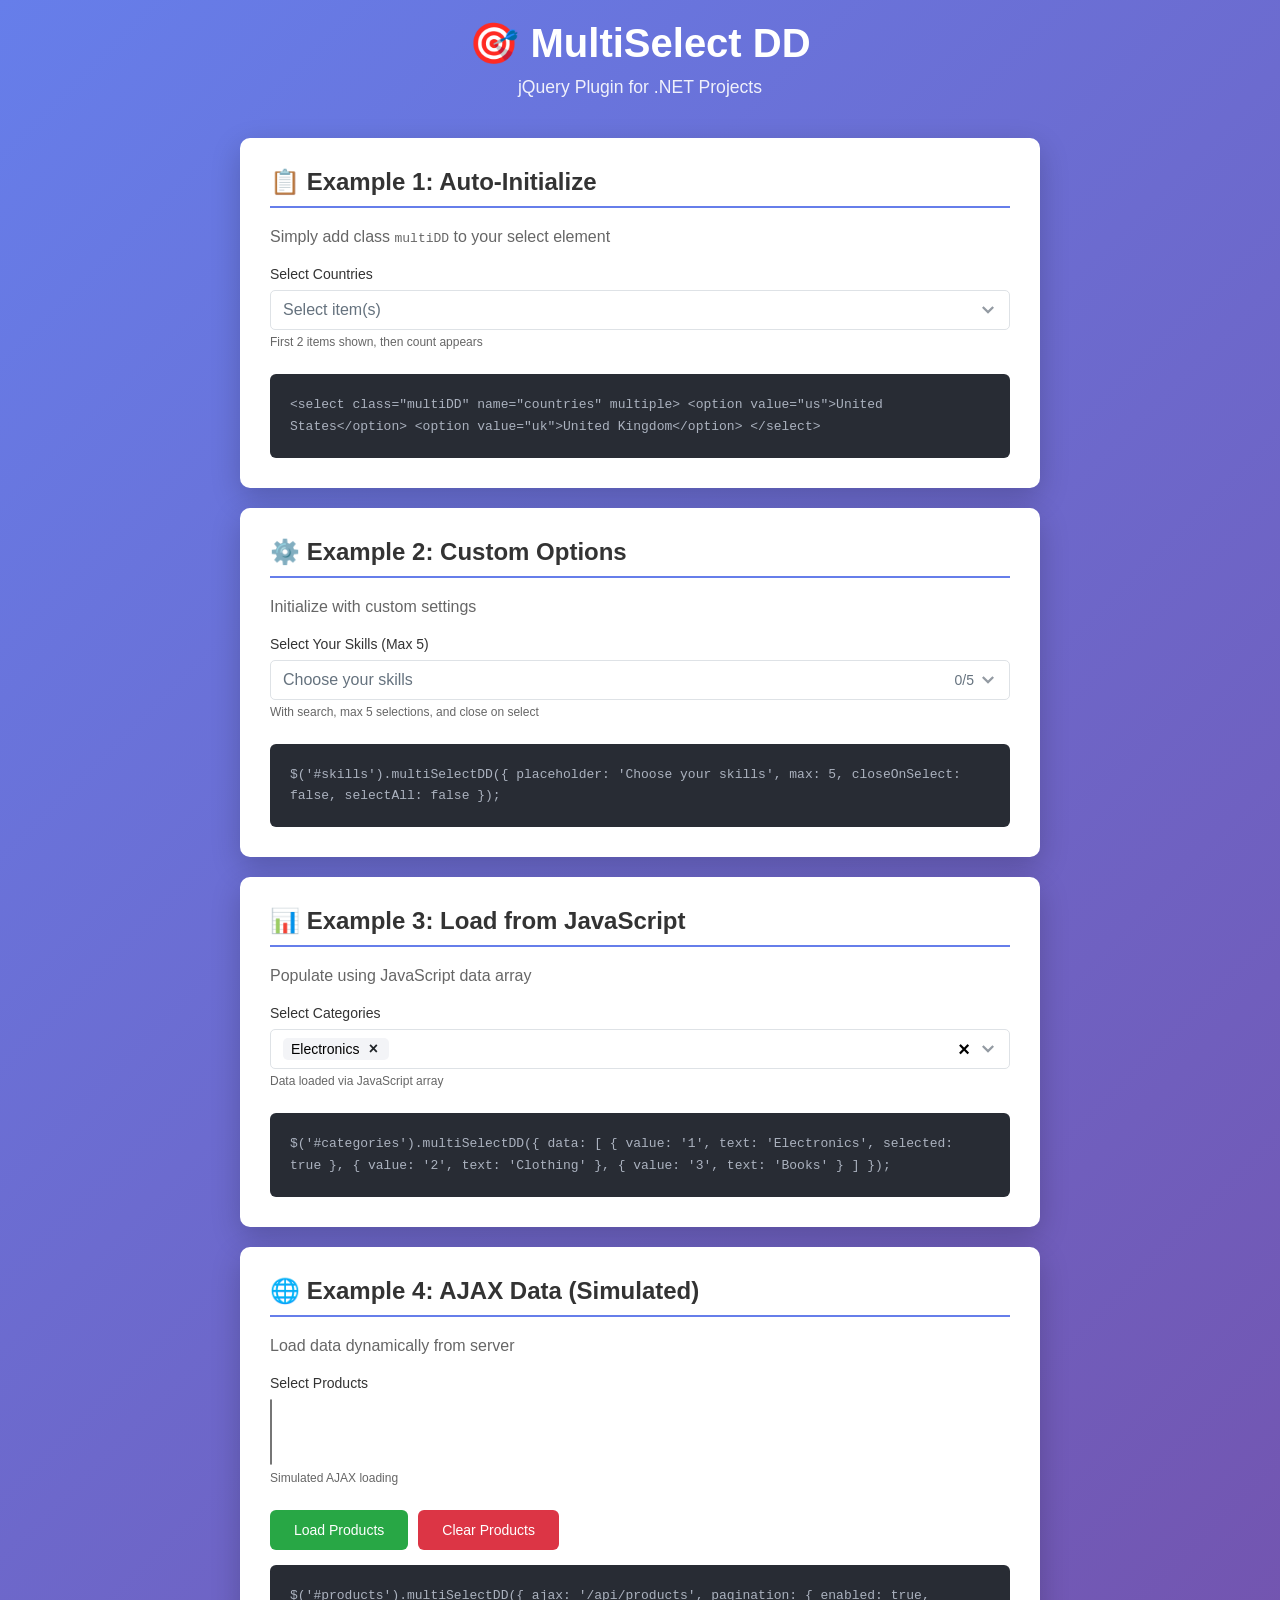
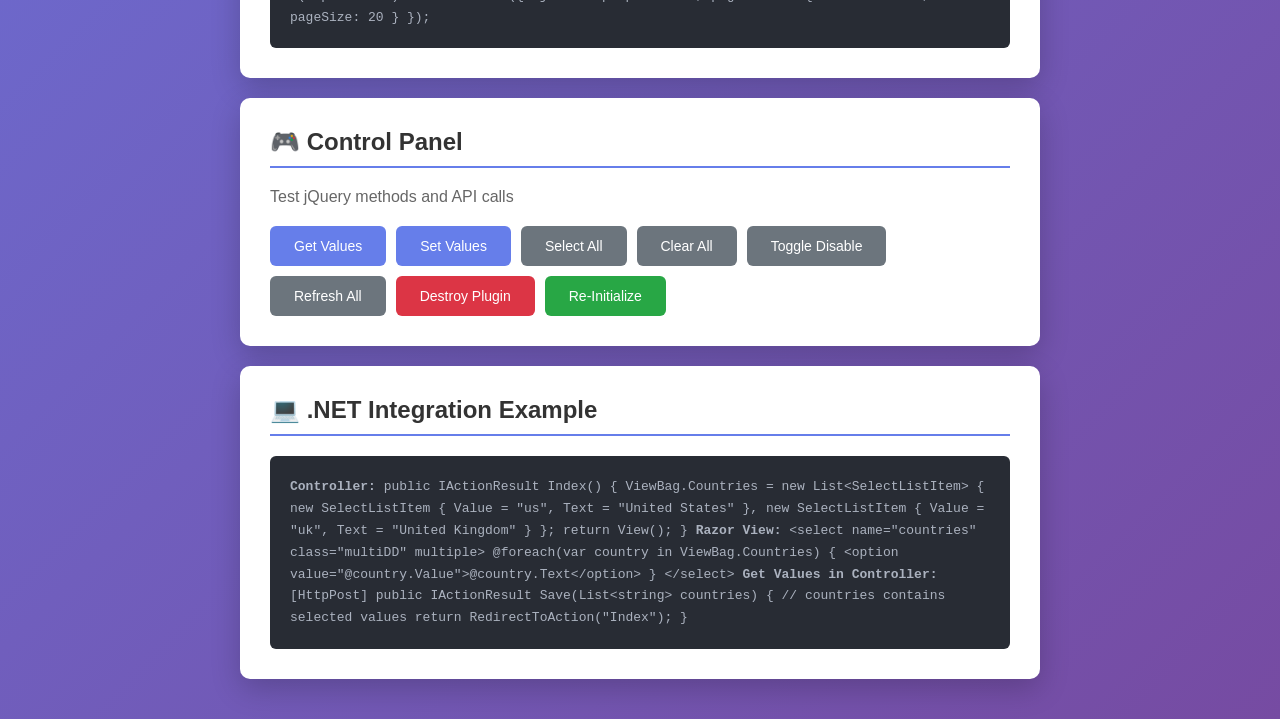
<file: Index.html>
<!DOCTYPE html>
<html lang="en">
<head>
    <meta charset="UTF-8">
    <meta name="viewport" content="width=device-width, initial-scale=1.0">
    <title>MultiSelect DD - Demo</title>
    
    <!-- jQuery -->
    <script src="https://code.jquery.com/jquery-3.6.0.min.js"></script>
    
    <!-- MultiSelect DD CSS -->
    <link rel="stylesheet" href="multidd_css_file.css">
    
    <style>
        * {
            box-sizing: border-box;
            margin: 0;
            padding: 0;
        }
        
        body {
            font-family: 'Segoe UI', Tahoma, Geneva, Verdana, sans-serif;
            background: linear-gradient(135deg, #667eea 0%, #764ba2 100%);
            min-height: 100vh;
            padding: 20px;
        }
        
        .container {
            max-width: 800px;
            margin: 0 auto;
        }
        
        .header {
            text-align: center;
            color: white;
            margin-bottom: 40px;
        }
        
        .header h1 {
            font-size: 2.5rem;
            margin-bottom: 10px;
        }
        
        .header p {
            font-size: 1.1rem;
            opacity: 0.9;
        }
        
        .demo-card {
            background: white;
            border-radius: 10px;
            padding: 30px;
            margin-bottom: 20px;
            box-shadow: 0 10px 30px rgba(0, 0, 0, 0.2);
        }
        
        .demo-card h2 {
            color: #333;
            margin-bottom: 20px;
            font-size: 1.5rem;
            border-bottom: 2px solid #667eea;
            padding-bottom: 10px;
        }
        
        .form-group {
            margin-bottom: 25px;
        }
        
        .form-group label {
            display: block;
            margin-bottom: 8px;
            color: #333;
            font-weight: 500;
            font-size: 14px;
        }
        
        .form-group small {
            display: block;
            margin-top: 5px;
            color: #666;
            font-size: 12px;
        }
        
        .btn-group {
            display: flex;
            gap: 10px;
            flex-wrap: wrap;
            margin-top: 20px;
        }
        
        .btn {
            padding: 12px 24px;
            border: none;
            border-radius: 6px;
            cursor: pointer;
            font-size: 14px;
            font-weight: 500;
            transition: all 0.3s ease;
        }
        
        .btn-primary {
            background: #667eea;
            color: white;
        }
        
        .btn-primary:hover {
            background: #5568d3;
            transform: translateY(-2px);
            box-shadow: 0 4px 12px rgba(102, 126, 234, 0.4);
        }
        
        .btn-secondary {
            background: #6c757d;
            color: white;
        }
        
        .btn-secondary:hover {
            background: #5a6268;
            transform: translateY(-2px);
        }
        
        .btn-success {
            background: #28a745;
            color: white;
        }
        
        .btn-success:hover {
            background: #218838;
            transform: translateY(-2px);
        }
        
        .btn-danger {
            background: #dc3545;
            color: white;
        }
        
        .btn-danger:hover {
            background: #c82333;
            transform: translateY(-2px);
        }
        
        .result-box {
            background: #f8f9fa;
            border-left: 4px solid #667eea;
            padding: 15px;
            margin-top: 20px;
            border-radius: 4px;
            display: none;
        }
        
        .result-box.show {
            display: block;
            animation: slideIn 0.3s ease;
        }
        
        @keyframes slideIn {
            from {
                opacity: 0;
                transform: translateY(-10px);
            }
            to {
                opacity: 1;
                transform: translateY(0);
            }
        }
        
        .result-box h4 {
            color: #333;
            margin-bottom: 10px;
            font-size: 16px;
        }
        
        .result-box pre {
            background: white;
            padding: 10px;
            border-radius: 4px;
            overflow-x: auto;
            font-size: 13px;
            color: #333;
        }
        
        .code-example {
            background: #282c34;
            color: #abb2bf;
            padding: 20px;
            border-radius: 6px;
            overflow-x: auto;
            margin-top: 15px;
        }
        
        .code-example code {
            font-family: 'Courier New', monospace;
            font-size: 13px;
            line-height: 1.6;
        }
        
        @media (max-width: 768px) {
            .header h1 {
                font-size: 2rem;
            }
            
            .demo-card {
                padding: 20px;
            }
            
            .btn-group {
                flex-direction: column;
            }
            
            .btn {
                width: 100%;
            }
        }
    </style>
</head>
<body>
    <div class="container">
        <div class="header">
            <h1>🎯 MultiSelect DD</h1>
            <p>jQuery Plugin for .NET Projects</p>
        </div>

        <!-- Example 1: Auto-Initialize -->
        <div class="demo-card">
            <h2>📋 Example 1: Auto-Initialize</h2>
            <p style="color: #666; margin-bottom: 20px;">Simply add class <code>multiDD</code> to your select element</p>
            
            <div class="form-group">
                <label for="countries">Select Countries</label>
                <select id="countries" name="countries" class="multiDD" multiple>
                    <option value="us">United States</option>
                    <option value="uk">United Kingdom</option>
                    <option value="ca">Canada</option>
                    <option value="au">Australia</option>
                    <option value="de">Germany</option>
                    <option value="fr">France</option>
                    <option value="jp">Japan</option>
                    <option value="cn">China</option>
                    <option value="in">India</option>
                    <option value="br">Brazil</option>
                </select>
                <small>First 2 items shown, then count appears</small>
            </div>
            
            <div class="code-example">
                <code>&lt;select class="multiDD" name="countries" multiple&gt;
    &lt;option value="us"&gt;United States&lt;/option&gt;
    &lt;option value="uk"&gt;United Kingdom&lt;/option&gt;
&lt;/select&gt;</code>
            </div>
        </div>

        <!-- Example 2: Manual Initialize with Options -->
        <div class="demo-card">
            <h2>⚙️ Example 2: Custom Options</h2>
            <p style="color: #666; margin-bottom: 20px;">Initialize with custom settings</p>
            
            <div class="form-group">
                <label for="skills">Select Your Skills (Max 5)</label>
                <select id="skills" name="skills" multiple>
                    <option value="js">JavaScript</option>
                    <option value="cs">C# / .NET</option>
                    <option value="py">Python</option>
                    <option value="java">Java</option>
                    <option value="php">PHP</option>
                    <option value="ruby">Ruby</option>
                    <option value="go">Go</option>
                    <option value="rust">Rust</option>
                    <option value="swift">Swift</option>
                    <option value="kotlin">Kotlin</option>
                </select>
                <small>With search, max 5 selections, and close on select</small>
            </div>
            
            <div class="code-example">
                <code>$('#skills').multiSelectDD({
    placeholder: 'Choose your skills',
    max: 5,
    closeOnSelect: false,
    selectAll: false
});</code>
            </div>
        </div>

        <!-- Example 3: With Data Array -->
        <div class="demo-card">
            <h2>📊 Example 3: Load from JavaScript</h2>
            <p style="color: #666; margin-bottom: 20px;">Populate using JavaScript data array</p>
            
            <div class="form-group">
                <label for="categories">Select Categories</label>
                <select id="categories" name="categories" multiple></select>
                <small>Data loaded via JavaScript array</small>
            </div>
            
            <div class="code-example">
                <code>$('#categories').multiSelectDD({
    data: [
        { value: '1', text: 'Electronics', selected: true },
        { value: '2', text: 'Clothing' },
        { value: '3', text: 'Books' }
    ]
});</code>
            </div>
        </div>

        <!-- Example 4: AJAX Simulation -->
        <div class="demo-card">
            <h2>🌐 Example 4: AJAX Data (Simulated)</h2>
            <p style="color: #666; margin-bottom: 20px;">Load data dynamically from server</p>
            
            <div class="form-group">
                <label for="products">Select Products</label>
                <select id="products" name="products" multiple></select>
                <small>Simulated AJAX loading</small>
            </div>
            
            <div class="btn-group">
                <button class="btn btn-success" onclick="loadProducts()">Load Products</button>
                <button class="btn btn-danger" onclick="clearProducts()">Clear Products</button>
            </div>
            
            <div class="code-example">
                <code>$('#products').multiSelectDD({
    ajax: '/api/products',
    pagination: {
        enabled: true,
        pageSize: 20
    }
});</code>
            </div>
        </div>

        <!-- Control Panel -->
        <div class="demo-card">
            <h2>🎮 Control Panel</h2>
            <p style="color: #666; margin-bottom: 20px;">Test jQuery methods and API calls</p>
            
            <div class="btn-group">
                <button class="btn btn-primary" onclick="getValues()">Get Values</button>
                <button class="btn btn-primary" onclick="setValues()">Set Values</button>
                <button class="btn btn-secondary" onclick="selectAll()">Select All</button>
                <button class="btn btn-secondary" onclick="clearAll()">Clear All</button>
                <button class="btn btn-secondary" onclick="toggleDisable()">Toggle Disable</button>
                <button class="btn btn-secondary" onclick="refreshDropdowns()">Refresh All</button>
                <button class="btn btn-danger" onclick="destroyAll()">Destroy Plugin</button>
                <button class="btn btn-success" onclick="reinitialize()">Re-Initialize</button>
            </div>
            
            <div id="result" class="result-box">
                <h4>📤 Output:</h4>
                <pre id="result-content"></pre>
            </div>
        </div>

        <!-- .NET Integration Example -->
        <div class="demo-card">
            <h2>💻 .NET Integration Example</h2>
            
            <div class="code-example">
                <code><strong>Controller:</strong>
public IActionResult Index()
{
    ViewBag.Countries = new List&lt;SelectListItem&gt;
    {
        new SelectListItem { Value = "us", Text = "United States" },
        new SelectListItem { Value = "uk", Text = "United Kingdom" }
    };
    return View();
}

<strong>Razor View:</strong>
&lt;select name="countries" class="multiDD" multiple&gt;
    @foreach(var country in ViewBag.Countries)
    {
        &lt;option value="@country.Value"&gt;@country.Text&lt;/option&gt;
    }
&lt;/select&gt;

<strong>Get Values in Controller:</strong>
[HttpPost]
public IActionResult Save(List&lt;string&gt; countries)
{
    // countries contains selected values
    return RedirectToAction("Index");
}</code>
            </div>
        </div>
    </div>

    <!-- MultiSelect DD JS -->
    <script src="multidd_js_file.js"></script>
    
    <script>
        // Example 2: Manual initialization with custom options
        $('#skills').multiSelectDD({
            placeholder: 'Choose your skills',
            max: 5,
            closeOnSelect: false,
            selectAll: false,
            onMaxReached: function(max) {
                alert('You can only select up to ' + max + ' skills!');
            }
        });

        // Example 3: Load from data array
        $('#categories').multiSelectDD({
            placeholder: 'Select categories',
            data: [
                { value: '1', text: 'Electronics', selected: true },
                { value: '2', text: 'Clothing', selected: false },
                { value: '3', text: 'Books', selected: false },
                { value: '4', text: 'Home & Garden', selected: false },
                { value: '5', text: 'Sports & Outdoors', selected: false },
                { value: '6', text: 'Toys & Games', selected: false }
            ]
        });

        // Example 4: AJAX simulation
        function loadProducts() {
            // Simulate AJAX response
            const products = [
                { value: 'p1', text: 'Laptop' },
                { value: 'p2', text: 'Mouse' },
                { value: 'p3', text: 'Keyboard' },
                { value: 'p4', text: 'Monitor' },
                { value: 'p5', text: 'Headphones' },
                { value: 'p6', text: 'Webcam' },
                { value: 'p7', text: 'USB Cable' },
                { value: 'p8', text: 'External HDD' }
            ];

            $('#products').multiSelectDD({
                placeholder: 'Select products',
                data: products,
                search: true
            });
        }

        function clearProducts() {
            $('#products').multiSelectDD('destroy');
            $('#products').empty();
        }

        // Control Panel Functions
        function getValues() {
            const countries = $('#countries').val();
            const skills = $('#skills').val();
            const categories = $('#categories').val();
            const products = $('#products').val();

            const output = {
                countries: countries,
                skills: skills,
                categories: categories,
                products: products
            };

            $('#result-content').text(JSON.stringify(output, null, 2));
            $('#result').addClass('show');
        }

        function setValues() {
            $('#countries').val(['us', 'uk', 'ca']);
            $('#skills').multiSelectDD('val', ['js', 'cs', 'py']);
            $('#categories').multiSelectDD('val', ['1', '2']);
            
            $('#result-content').text('Values set programmatically!\n\nCountries: us, uk, ca\nSkills: js, cs, py\nCategories: 1, 2');
            $('#result').addClass('show');
        }

        function selectAll() {
            $('#countries').multiSelectDD('selectAll');
            $('#result-content').text('All options selected in Countries dropdown');
            $('#result').addClass('show');
        }

        function clearAll() {
            $('#countries').multiSelectDD('clear');
            $('#skills').multiSelectDD('clear');
            $('#categories').multiSelectDD('clear');
            $('#products').multiSelectDD('clear');
            
            $('#result-content').text('All dropdowns cleared');
            $('#result').addClass('show');
        }

        let isDisabled = false;
        function toggleDisable() {
            isDisabled = !isDisabled;
            
            if (isDisabled) {
                $('#countries').multiSelectDD('disable');
                $('#skills').multiSelectDD('disable');
                $('#result-content').text('Dropdowns disabled');
            } else {
                $('#countries').multiSelectDD('enable');
                $('#skills').multiSelectDD('enable');
                $('#result-content').text('Dropdowns enabled');
            }
            $('#result').addClass('show');
        }

        function refreshDropdowns() {
            $('#countries').multiSelectDD('refresh');
            $('#skills').multiSelectDD('refresh');
            $('#categories').multiSelectDD('refresh');
            
            $('#result-content').text('All dropdowns refreshed');
            $('#result').addClass('show');
        }

        function destroyAll() {
            $('#countries').multiSelectDD('destroy');
            $('#skills').multiSelectDD('destroy');
            $('#categories').multiSelectDD('destroy');
            $('#products').multiSelectDD('destroy');
            
            $('#result-content').text('Plugin destroyed. Click "Re-Initialize" to restore.');
            $('#result').addClass('show');
        }

        function reinitialize() {
            // Re-initialize with class
            $('.multiDD').multiSelectDD();
            
            // Re-initialize skills with options
            $('#skills').multiSelectDD({
                placeholder: 'Choose your skills',
                max: 5,
                selectAll: false
            });
            
            // Re-initialize categories with data
            $('#categories').multiSelectDD({
                data: [
                    { value: '1', text: 'Electronics', selected: true },
                    { value: '2', text: 'Clothing' },
                    { value: '3', text: 'Books' },
                    { value: '4', text: 'Home & Garden' },
                    { value: '5', text: 'Sports & Outdoors' },
                    { value: '6', text: 'Toys & Games' }
                ]
            });
            
            $('#result-content').text('Plugin re-initialized successfully!');
            $('#result').addClass('show');
        }

        // Event listeners
        $('#countries').on('change', function() {
            console.log('Countries changed:', $(this).val());
        });

        $('#skills').on('change', function() {
            console.log('Skills changed:', $(this).val());
        });
    </script>
</body>
</html>
</file>
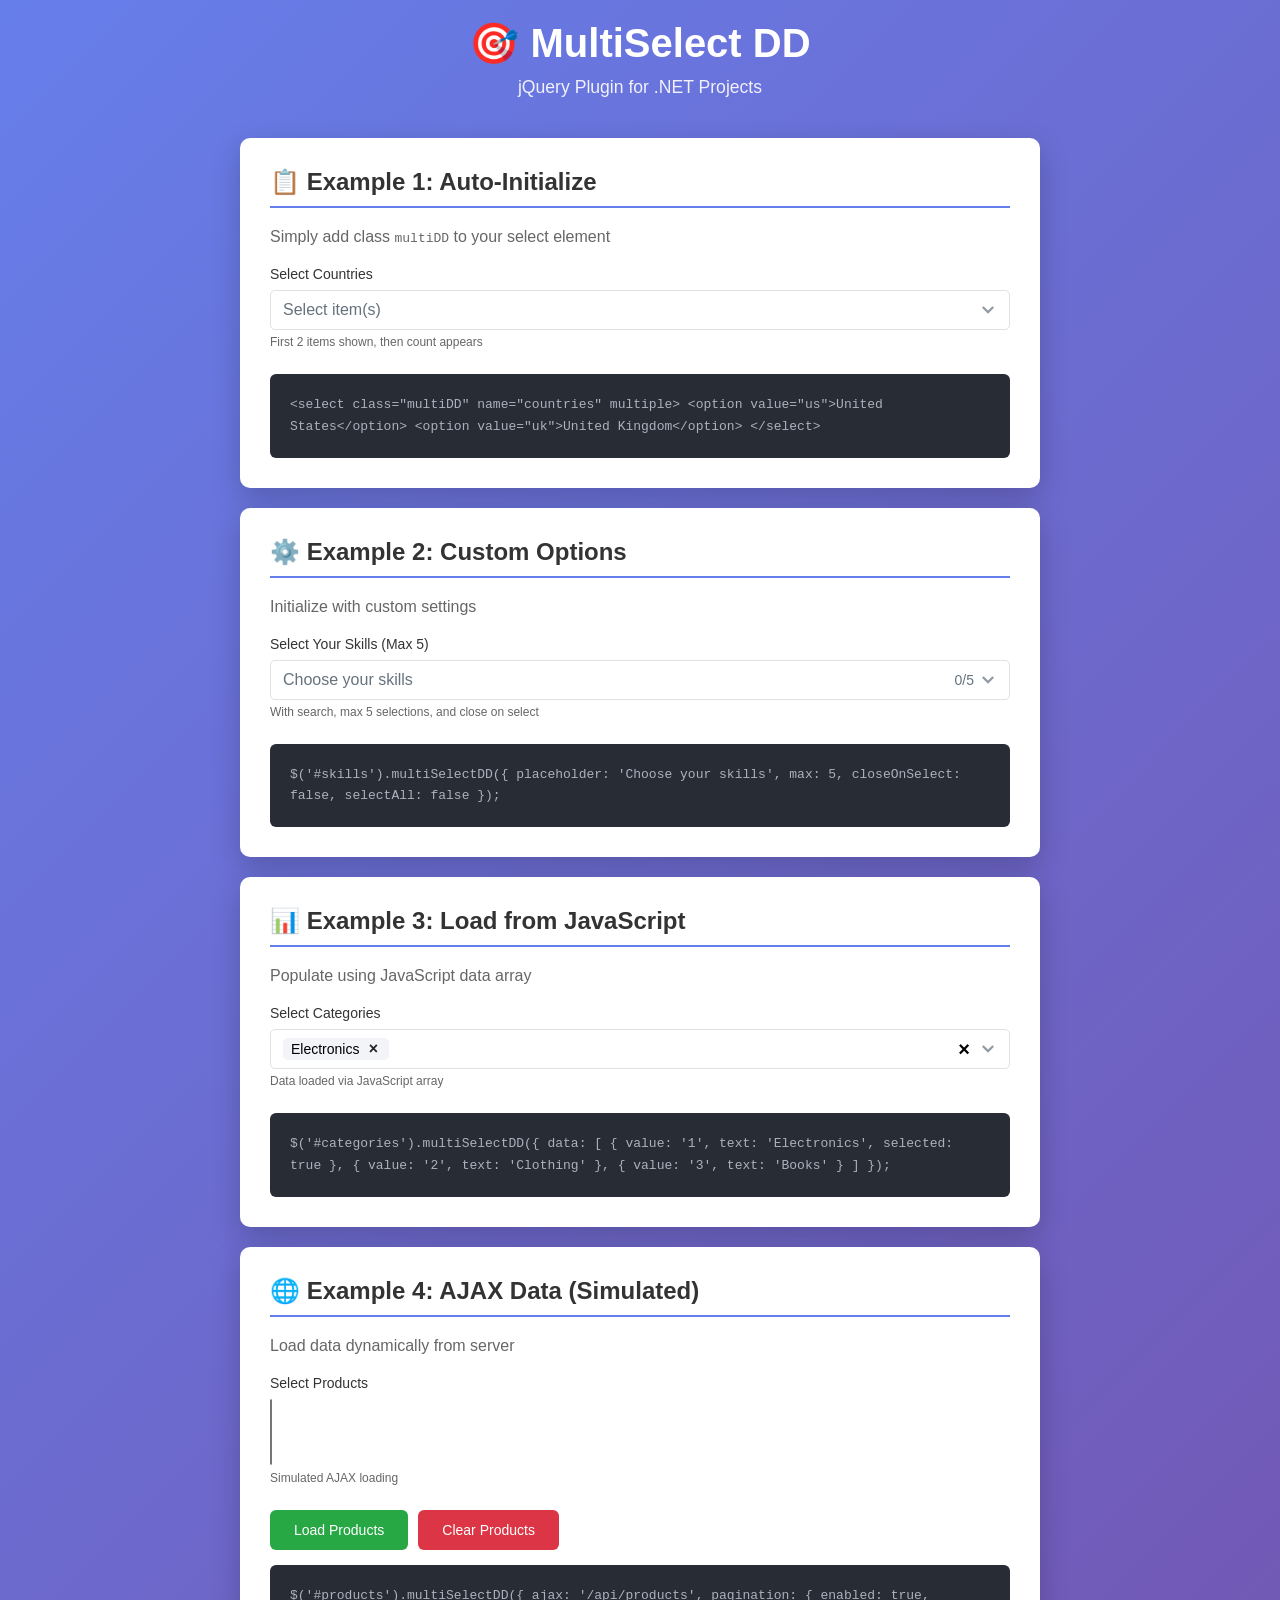
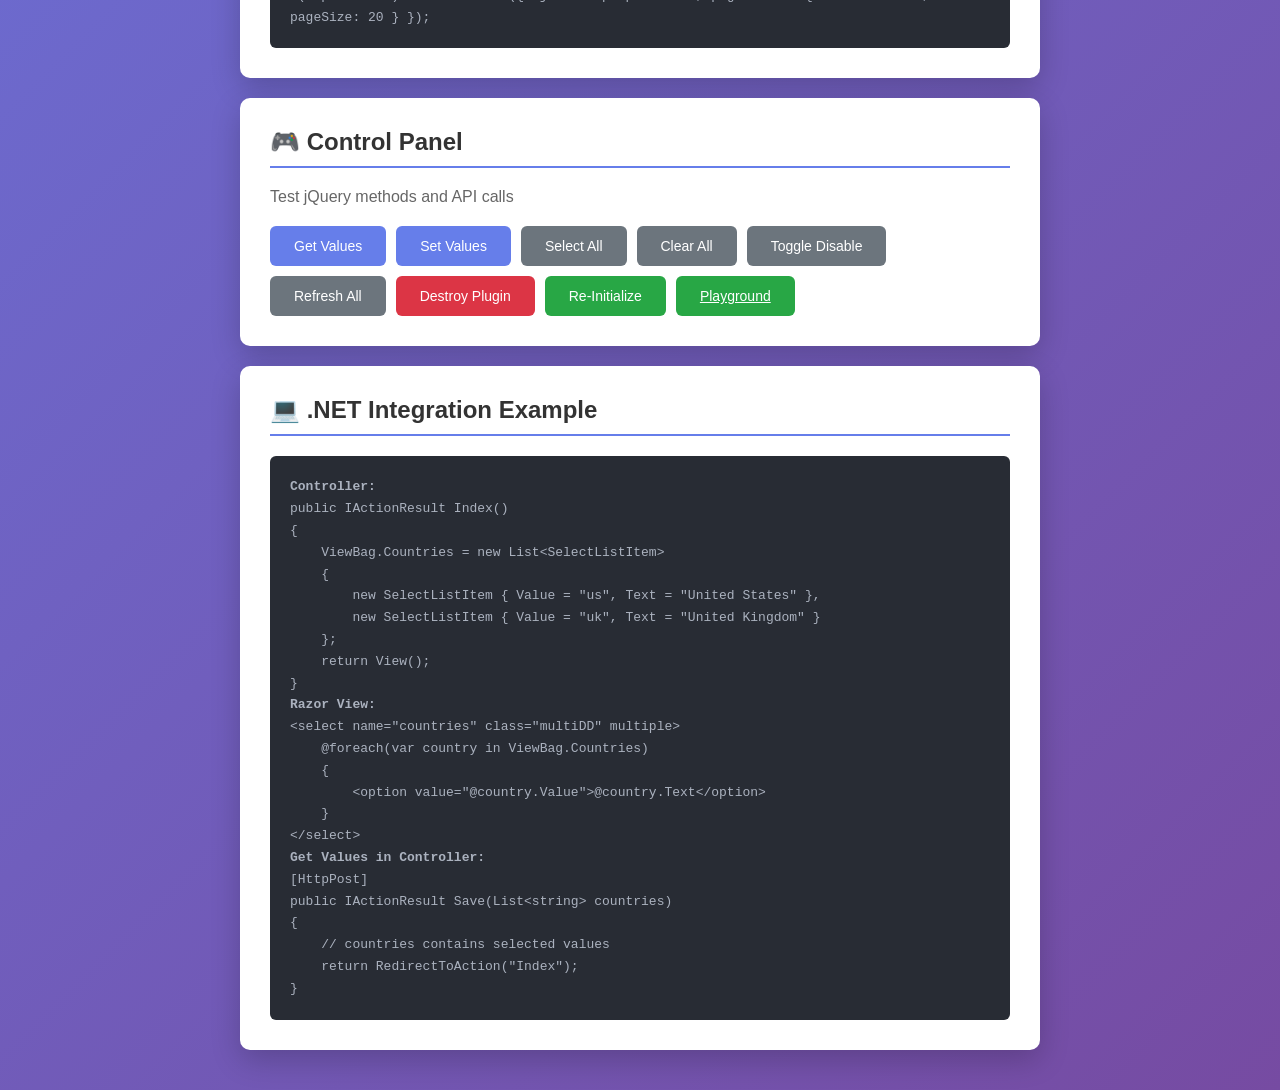
<file: index.html>
<!DOCTYPE html>
<html lang="en">
<head>
    <meta charset="UTF-8">
    <meta name="viewport" content="width=device-width, initial-scale=1.0">
    <title>MultiSelect DD - Demo</title>
    
    <!-- jQuery -->
    <script src="https://code.jquery.com/jquery-3.6.0.min.js"></script>
    
    <!-- MultiSelect DD CSS -->
    <link rel="stylesheet" href="multidd_css_file.css">
    
    <style>
        * {
            box-sizing: border-box;
            margin: 0;
            padding: 0;
        }
        
        body {
            font-family: 'Segoe UI', Tahoma, Geneva, Verdana, sans-serif;
            background: linear-gradient(135deg, #667eea 0%, #764ba2 100%);
            min-height: 100vh;
            padding: 20px;
        }
        
        .container {
            max-width: 800px;
            margin: 0 auto;
        }
        
        .header {
            text-align: center;
            color: white;
            margin-bottom: 40px;
        }
        
        .header h1 {
            font-size: 2.5rem;
            margin-bottom: 10px;
        }
        
        .header p {
            font-size: 1.1rem;
            opacity: 0.9;
        }
        
        .demo-card {
            background: white;
            border-radius: 10px;
            padding: 30px;
            margin-bottom: 20px;
            box-shadow: 0 10px 30px rgba(0, 0, 0, 0.2);
        }
        
        .demo-card h2 {
            color: #333;
            margin-bottom: 20px;
            font-size: 1.5rem;
            border-bottom: 2px solid #667eea;
            padding-bottom: 10px;
        }
        
        .form-group {
            margin-bottom: 25px;
        }
        
        .form-group label {
            display: block;
            margin-bottom: 8px;
            color: #333;
            font-weight: 500;
            font-size: 14px;
        }
        
        .form-group small {
            display: block;
            margin-top: 5px;
            color: #666;
            font-size: 12px;
        }
        
        .btn-group {
            display: flex;
            gap: 10px;
            flex-wrap: wrap;
            margin-top: 20px;
        }
        
        .btn {
            padding: 12px 24px;
            border: none;
            border-radius: 6px;
            cursor: pointer;
            font-size: 14px;
            font-weight: 500;
            transition: all 0.3s ease;
        }
        
        .btn-primary {
            background: #667eea;
            color: white;
        }
        
        .btn-primary:hover {
            background: #5568d3;
            transform: translateY(-2px);
            box-shadow: 0 4px 12px rgba(102, 126, 234, 0.4);
        }
        
        .btn-secondary {
            background: #6c757d;
            color: white;
        }
        
        .btn-secondary:hover {
            background: #5a6268;
            transform: translateY(-2px);
        }
        
        .btn-success {
            background: #28a745;
            color: white;
        }
        
        .btn-success:hover {
            background: #218838;
            transform: translateY(-2px);
        }
        
        .btn-danger {
            background: #dc3545;
            color: white;
        }
        
        .btn-danger:hover {
            background: #c82333;
            transform: translateY(-2px);
        }
        
        .result-box {
            background: #f8f9fa;
            border-left: 4px solid #667eea;
            padding: 15px;
            margin-top: 20px;
            border-radius: 4px;
            display: none;
        }
        
        .result-box.show {
            display: block;
            animation: slideIn 0.3s ease;
        }
        
        @keyframes slideIn {
            from {
                opacity: 0;
                transform: translateY(-10px);
            }
            to {
                opacity: 1;
                transform: translateY(0);
            }
        }
        
        .result-box h4 {
            color: #333;
            margin-bottom: 10px;
            font-size: 16px;
        }
        
        .result-box pre {
            background: white;
            padding: 10px;
            border-radius: 4px;
            overflow-x: auto;
            font-size: 13px;
            color: #333;
        }
        
        .code-example {
            background: #282c34;
            color: #abb2bf;
            padding: 20px;
            border-radius: 6px;
            overflow-x: auto;
            margin-top: 15px;
        }
        
        .code-example code {
            font-family: 'Courier New', monospace;
            font-size: 13px;
            line-height: 1.6;
        }
        
        @media (max-width: 768px) {
            .header h1 {
                font-size: 2rem;
            }
            
            .demo-card {
                padding: 20px;
            }
            
            .btn-group {
                flex-direction: column;
            }
            
            .btn {
                width: 100%;
            }
        }
    </style>
</head>
<body>
    <div class="container">
        <div class="header">
            <h1>🎯 MultiSelect DD</h1>
            <p>jQuery Plugin for .NET Projects</p>
        </div>

        <!-- Example 1: Auto-Initialize -->
        <div class="demo-card">
            <h2>📋 Example 1: Auto-Initialize</h2>
            <p style="color: #666; margin-bottom: 20px;">Simply add class <code>multiDD</code> to your select element</p>
            
            <div class="form-group">
                <label for="countries">Select Countries</label>
                <select id="countries" name="countries" class="multiDD" multiple>
                    <option value="us">United States</option>
                    <option value="uk">United Kingdom</option>
                    <option value="ca">Canada</option>
                    <option value="au">Australia</option>
                    <option value="de">Germany</option>
                    <option value="fr">France</option>
                    <option value="jp">Japan</option>
                    <option value="cn">China</option>
                    <option value="in">India</option>
                    <option value="br">Brazil</option>
                </select>
                <small>First 2 items shown, then count appears</small>
            </div>
            
            <div class="code-example">
                <code>&lt;select class="multiDD" name="countries" multiple&gt;
    &lt;option value="us"&gt;United States&lt;/option&gt;
    &lt;option value="uk"&gt;United Kingdom&lt;/option&gt;
&lt;/select&gt;</code>
            </div>
        </div>

        <!-- Example 2: Manual Initialize with Options -->
        <div class="demo-card">
            <h2>⚙️ Example 2: Custom Options</h2>
            <p style="color: #666; margin-bottom: 20px;">Initialize with custom settings</p>
            
            <div class="form-group">
                <label for="skills">Select Your Skills (Max 5)</label>
                <select id="skills" name="skills" multiple>
                    <option value="js">JavaScript</option>
                    <option value="cs">C# / .NET</option>
                    <option value="py">Python</option>
                    <option value="java">Java</option>
                    <option value="php">PHP</option>
                    <option value="ruby">Ruby</option>
                    <option value="go">Go</option>
                    <option value="rust">Rust</option>
                    <option value="swift">Swift</option>
                    <option value="kotlin">Kotlin</option>
                </select>
                <small>With search, max 5 selections, and close on select</small>
            </div>
            
            <div class="code-example">
                <code>$('#skills').multiSelectDD({
    placeholder: 'Choose your skills',
    max: 5,
    closeOnSelect: false,
    selectAll: false
});</code>
            </div>
        </div>

        <!-- Example 3: With Data Array -->
        <div class="demo-card">
            <h2>📊 Example 3: Load from JavaScript</h2>
            <p style="color: #666; margin-bottom: 20px;">Populate using JavaScript data array</p>
            
            <div class="form-group">
                <label for="categories">Select Categories</label>
                <select id="categories" name="categories" multiple></select>
                <small>Data loaded via JavaScript array</small>
            </div>
            
            <div class="code-example">
                <code>$('#categories').multiSelectDD({
    data: [
        { value: '1', text: 'Electronics', selected: true },
        { value: '2', text: 'Clothing' },
        { value: '3', text: 'Books' }
    ]
});</code>
            </div>
        </div>

        <!-- Example 4: AJAX Simulation -->
        <div class="demo-card">
            <h2>🌐 Example 4: AJAX Data (Simulated)</h2>
            <p style="color: #666; margin-bottom: 20px;">Load data dynamically from server</p>
            
            <div class="form-group">
                <label for="products">Select Products</label>
                <select id="products" name="products" multiple></select>
                <small>Simulated AJAX loading</small>
            </div>
            
            <div class="btn-group">
                <button class="btn btn-success" onclick="loadProducts()">Load Products</button>
                <button class="btn btn-danger" onclick="clearProducts()">Clear Products</button>
            </div>
            
            <div class="code-example">
                <code>$('#products').multiSelectDD({
    ajax: '/api/products',
    pagination: {
        enabled: true,
        pageSize: 20
    }
});</code>
            </div>
        </div>

        <!-- Control Panel -->
        <div class="demo-card">
            <h2>🎮 Control Panel</h2>
            <p style="color: #666; margin-bottom: 20px;">Test jQuery methods and API calls</p>
            
            <div class="btn-group">
                <button class="btn btn-primary" onclick="getValues()">Get Values</button>
                <button class="btn btn-primary" onclick="setValues()">Set Values</button>
                <button class="btn btn-secondary" onclick="selectAll()">Select All</button>
                <button class="btn btn-secondary" onclick="clearAll()">Clear All</button>
                <button class="btn btn-secondary" onclick="toggleDisable()">Toggle Disable</button>
                <button class="btn btn-secondary" onclick="refreshDropdowns()">Refresh All</button>
                <button class="btn btn-danger" onclick="destroyAll()">Destroy Plugin</button>
                <button class="btn btn-success" onclick="reinitialize()">Re-Initialize</button>
                <a class="btn btn-success" href="/playground.html">Playground</a>
            </div>
            
            <div id="result" class="result-box">
                <h4>📤 Output:</h4>
                <pre id="result-content"></pre>
            </div>
        </div>

        <!-- .NET Integration Example -->
        <div class="demo-card">
            <h2>💻 .NET Integration Example</h2>
            
            <div class="code-example">
                <code><strong>Controller:</strong> <br>
public IActionResult Index()<br>
{<br>
 &nbsp;&nbsp;&nbsp;   ViewBag.Countries = new List&lt;SelectListItem&gt;<br>
 &nbsp;&nbsp;&nbsp;   {<br>
 &nbsp;&nbsp;&nbsp; &nbsp;&nbsp;&nbsp;      new SelectListItem { Value = "us", Text = "United States" },<br>
 &nbsp;&nbsp;&nbsp; &nbsp;&nbsp;&nbsp;      new SelectListItem { Value = "uk", Text = "United Kingdom" }<br>
 &nbsp;&nbsp;&nbsp;   };<br>
 &nbsp;&nbsp;&nbsp;   return View();<br>
}<br>

<strong>Razor View:</strong><br>
 &lt;select name="countries" class="multiDD" multiple&gt;<br>
&nbsp;&nbsp;&nbsp;    @foreach(var country in ViewBag.Countries)<br>
&nbsp;&nbsp;&nbsp;    {<br>
&nbsp;&nbsp;&nbsp; &nbsp;&nbsp;&nbsp;       &lt;option value="@country.Value"&gt;@country.Text&lt;/option&gt;<br>
&nbsp;&nbsp;&nbsp;    }<br>
&lt;/select&gt;<br>

<strong>Get Values in Controller:</strong><br>
[HttpPost]<br>
public IActionResult Save(List&lt;string&gt; countries)<br>
{<br>
 &nbsp;&nbsp;&nbsp;   // countries contains selected values<br>
 &nbsp;&nbsp;&nbsp;   return RedirectToAction("Index");<br>
}</code>
            </div>
        </div>
    </div>

    <!-- MultiSelect DD JS -->
    <script src="multidd_js_file.js"></script>
    
    <script>
        // Example 2: Manual initialization with custom options
        $('#skills').multiSelectDD({
            placeholder: 'Choose your skills',
            max: 5,
            closeOnSelect: false,
            selectAll: false,
            onMaxReached: function(max) {
                alert('You can only select up to ' + max + ' skills!');
            }
        });

        // Example 3: Load from data array
        $('#categories').multiSelectDD({
            placeholder: 'Select categories',
            data: [
                { value: '1', text: 'Electronics', selected: true },
                { value: '2', text: 'Clothing', selected: false },
                { value: '3', text: 'Books', selected: false },
                { value: '4', text: 'Home & Garden', selected: false },
                { value: '5', text: 'Sports & Outdoors', selected: false },
                { value: '6', text: 'Toys & Games', selected: false }
            ]
        });

        // Example 4: AJAX simulation
        function loadProducts() {
            // Simulate AJAX response
            const products = [
                { value: 'p1', text: 'Laptop' },
                { value: 'p2', text: 'Mouse' },
                { value: 'p3', text: 'Keyboard' },
                { value: 'p4', text: 'Monitor' },
                { value: 'p5', text: 'Headphones' },
                { value: 'p6', text: 'Webcam' },
                { value: 'p7', text: 'USB Cable' },
                { value: 'p8', text: 'External HDD' }
            ];

            $('#products').multiSelectDD({
                placeholder: 'Select products',
                data: products,
                search: true
            });
        }

        function clearProducts() {
            $('#products').multiSelectDD('destroy');
            $('#products').empty();
        }

        // Control Panel Functions
        function getValues() {
            const countries = $('#countries').val();
            const skills = $('#skills').val();
            const categories = $('#categories').val();
            const products = $('#products').val();

            const output = {
                countries: countries,
                skills: skills,
                categories: categories,
                products: products
            };

            $('#result-content').text(JSON.stringify(output, null, 2));
            $('#result').addClass('show');
        }

        function setValues() {
            $('#countries').val(['us', 'uk', 'ca']);
            $('#skills').multiSelectDD('val', ['js', 'cs', 'py']);
            $('#categories').multiSelectDD('val', ['1', '2']);
            
            $('#result-content').text('Values set programmatically!\n\nCountries: us, uk, ca\nSkills: js, cs, py\nCategories: 1, 2');
            $('#result').addClass('show');
        }

        function selectAll() {
            $('#countries').multiSelectDD('selectAll');
            $('#result-content').text('All options selected in Countries dropdown');
            $('#result').addClass('show');
        }

        function clearAll() {
            $('#countries').multiSelectDD('clear');
            $('#skills').multiSelectDD('clear');
            $('#categories').multiSelectDD('clear');
            $('#products').multiSelectDD('clear');
            
            $('#result-content').text('All dropdowns cleared');
            $('#result').addClass('show');
        }

        let isDisabled = false;
        function toggleDisable() {
            isDisabled = !isDisabled;
            
            if (isDisabled) {
                $('#countries').multiSelectDD('disable');
                $('#skills').multiSelectDD('disable');
                $('#result-content').text('Dropdowns disabled');
            } else {
                $('#countries').multiSelectDD('enable');
                $('#skills').multiSelectDD('enable');
                $('#result-content').text('Dropdowns enabled');
            }
            $('#result').addClass('show');
        }

        function refreshDropdowns() {
            $('#countries').multiSelectDD('refresh');
            $('#skills').multiSelectDD('refresh');
            $('#categories').multiSelectDD('refresh');
            
            $('#result-content').text('All dropdowns refreshed');
            $('#result').addClass('show');
        }

        function destroyAll() {
            $('#countries').multiSelectDD('destroy');
            $('#skills').multiSelectDD('destroy');
            $('#categories').multiSelectDD('destroy');
            $('#products').multiSelectDD('destroy');
            
            $('#result-content').text('Plugin destroyed. Click "Re-Initialize" to restore.');
            $('#result').addClass('show');
        }

        function reinitialize() {
            // Re-initialize with class
            $('.multiDD').multiSelectDD();
            
            // Re-initialize skills with options
            $('#skills').multiSelectDD({
                placeholder: 'Choose your skills',
                max: 5,
                selectAll: false
            });
            
            // Re-initialize categories with data
            $('#categories').multiSelectDD({
                data: [
                    { value: '1', text: 'Electronics', selected: true },
                    { value: '2', text: 'Clothing' },
                    { value: '3', text: 'Books' },
                    { value: '4', text: 'Home & Garden' },
                    { value: '5', text: 'Sports & Outdoors' },
                    { value: '6', text: 'Toys & Games' }
                ]
            });
            
            $('#result-content').text('Plugin re-initialized successfully!');
            $('#result').addClass('show');
        }

        // Event listeners
        $('#countries').on('change', function() {
            console.log('Countries changed:', $(this).val());
        });

        $('#skills').on('change', function() {
            console.log('Skills changed:', $(this).val());
        });
    </script>
</body>
</html>
</file>
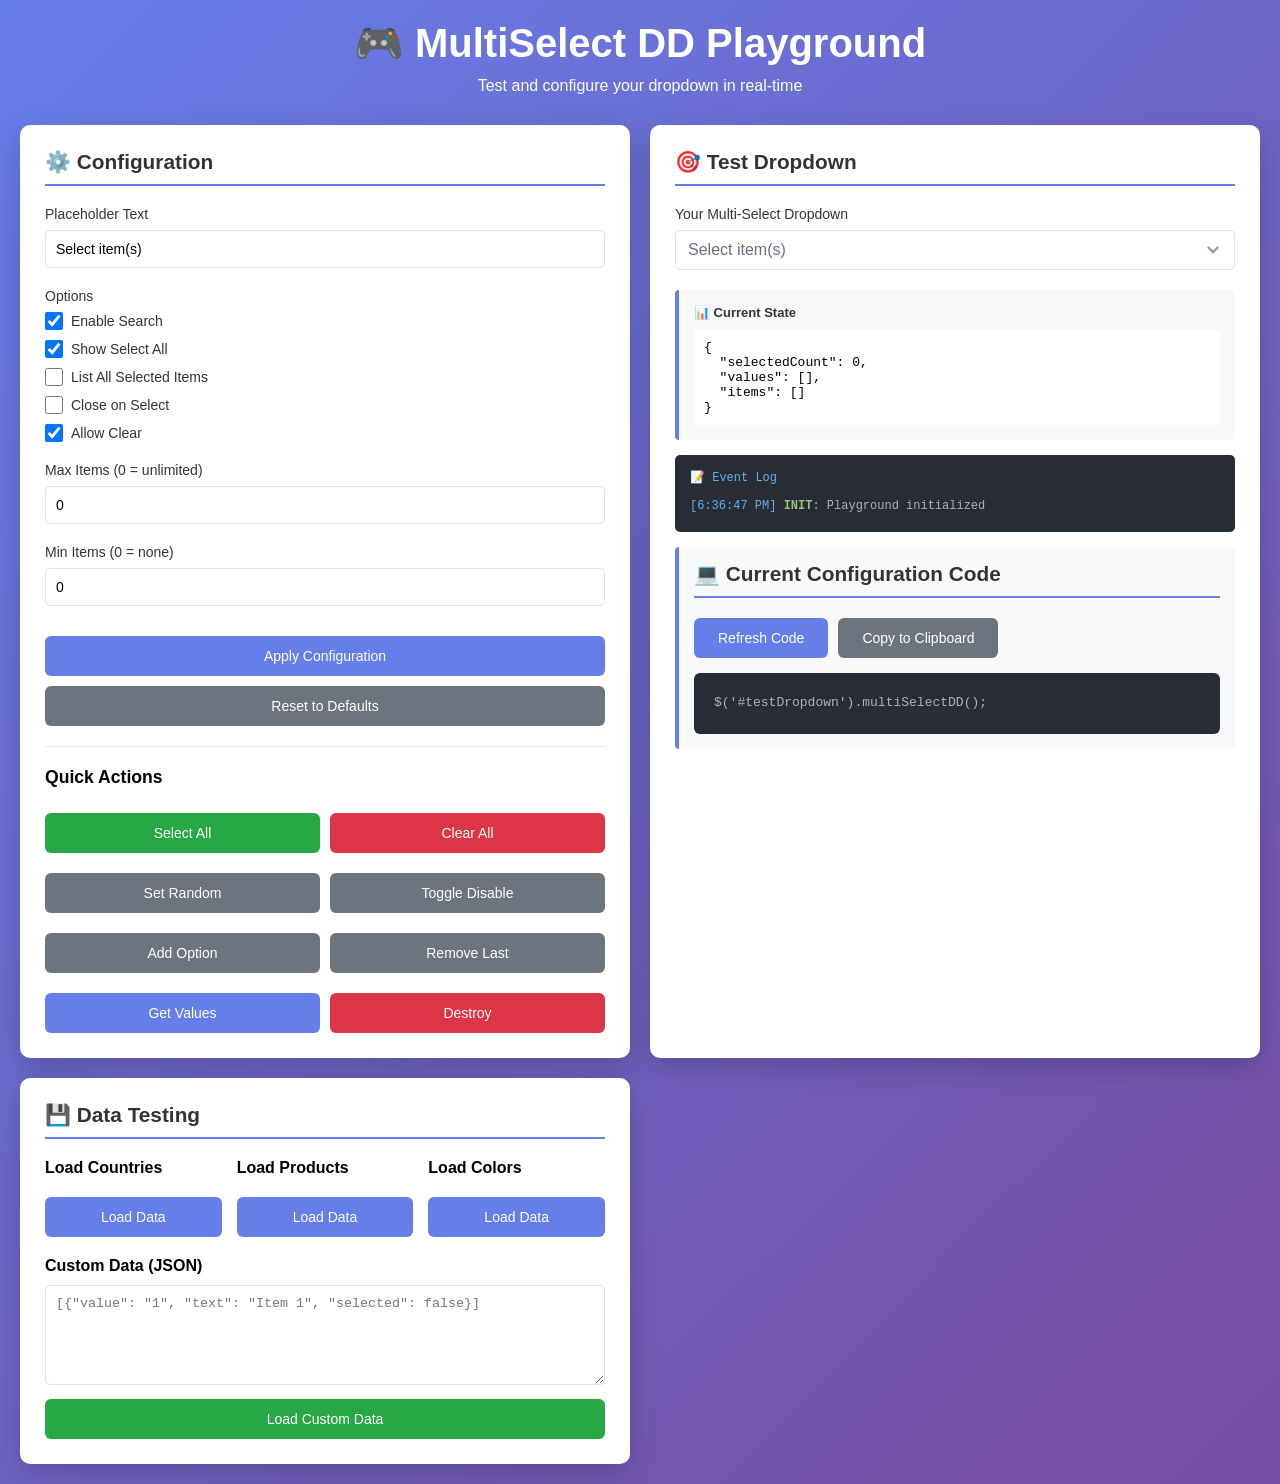
<file: playground.html>
<!DOCTYPE html>
<html lang="en">
<head>
    <meta charset="UTF-8">
    <meta name="viewport" content="width=device-width, initial-scale=1.0">
    <title>MultiSelect DD - Playground</title>
    
    <!-- jQuery -->
    <script src="https://code.jquery.com/jquery-3.6.0.min.js"></script>
    
    <!-- MultiSelect DD CSS -->
    <link rel="stylesheet" href="multidd_css_file.css">
    
    <style>
        * {
            box-sizing: border-box;
            margin: 0;
            padding: 0;
        }
        
        body {
            font-family: 'Segoe UI', Tahoma, Geneva, Verdana, sans-serif;
            background: linear-gradient(135deg, #667eea 0%, #764ba2 100%);
            min-height: 100vh;
            padding: 20px;
        }
        
        .playground {
            max-width: 1400px;
            margin: 0 auto;
        }
        
        .header {
            text-align: center;
            color: white;
            margin-bottom: 30px;
        }
        
        .header h1 {
            font-size: 2.5rem;
            margin-bottom: 10px;
        }
        
        .layout {
            display: grid;
            grid-template-columns: 1fr 1fr;
            gap: 20px;
        }
        
        .panel {
            background: white;
            border-radius: 10px;
            padding: 25px;
            box-shadow: 0 10px 30px rgba(0, 0, 0, 0.2);
        }
        
        .panel h2 {
            color: #333;
            margin-bottom: 20px;
            font-size: 1.3rem;
            border-bottom: 2px solid #667eea;
            padding-bottom: 10px;
        }
        
        .config-group {
            margin-bottom: 20px;
        }
        
        .config-group label {
            display: block;
            margin-bottom: 8px;
            color: #333;
            font-weight: 500;
            font-size: 14px;
        }
        
        .config-group input[type="text"],
        .config-group input[type="number"],
        .config-group select {
            width: 100%;
            padding: 10px;
            border: 1px solid #dee2e6;
            border-radius: 5px;
            font-size: 14px;
        }
        
        .checkbox-group {
            display: flex;
            align-items: center;
            gap: 8px;
            margin-bottom: 10px;
        }
        
        .checkbox-group input[type="checkbox"] {
            width: 18px;
            height: 18px;
            cursor: pointer;
        }
        
        .checkbox-group label {
            margin: 0;
            cursor: pointer;
            user-select: none;
        }
        
        .btn {
            padding: 12px 24px;
            border: none;
            border-radius: 6px;
            cursor: pointer;
            font-size: 14px;
            font-weight: 500;
            transition: all 0.3s ease;
            width: 100%;
            margin-top: 10px;
        }
        
        .btn-primary {
            background: #667eea;
            color: white;
        }
        
        .btn-primary:hover {
            background: #5568d3;
            transform: translateY(-2px);
        }
        
        .btn-secondary {
            background: #6c757d;
            color: white;
        }
        
        .btn-secondary:hover {
            background: #5a6268;
        }
        
        .btn-success {
            background: #28a745;
            color: white;
        }
        
        .btn-success:hover {
            background: #218838;
        }
        
        .btn-danger {
            background: #dc3545;
            color: white;
        }
        
        .btn-danger:hover {
            background: #c82333;
        }
        
        .test-section {
            margin-top: 20px;
            padding-top: 20px;
            border-top: 1px solid #e9ecef;
        }
        
        .output {
            background: #f8f9fa;
            border-left: 4px solid #667eea;
            padding: 15px;
            margin-top: 15px;
            border-radius: 4px;
            font-size: 13px;
            max-height: 300px;
            overflow-y: auto;
        }
        
        .output h4 {
            margin-bottom: 10px;
            color: #333;
        }
        
        .output pre {
            background: white;
            padding: 10px;
            border-radius: 4px;
            overflow-x: auto;
        }
        
        .action-grid {
            display: grid;
            grid-template-columns: 1fr 1fr;
            gap: 10px;
            margin-top: 15px;
        }
        
        @media (max-width: 1024px) {
            .layout {
                grid-template-columns: 1fr;
            }
        }
        
        .event-log {
            background: #282c34;
            color: #abb2bf;
            padding: 15px;
            border-radius: 5px;
            font-family: 'Courier New', monospace;
            font-size: 12px;
            max-height: 200px;
            overflow-y: auto;
            margin-top: 15px;
        }
        
        .event-log-item {
            padding: 4px 0;
            border-bottom: 1px solid #3a3f4b;
        }
        
        .event-log-item:last-child {
            border-bottom: none;
        }
        
        .timestamp {
            color: #61afef;
        }
        
        .event-type {
            color: #98c379;
            font-weight: bold;
        }
        
        .full-width {
            grid-column: 1 / -1;
        }
        
        .code-display {
            background: #282c34;
            color: #abb2bf;
            padding: 20px;
            border-radius: 6px;
            overflow-x: auto;
            margin-top: 15px;
        }
        
        .code-display code {
            font-family: 'Courier New', monospace;
            font-size: 13px;
            line-height: 1.6;
            white-space: pre;
        }
        
        .btn-group {
            display: flex;
            gap: 10px;
            margin-bottom: 15px;
        }
        
        .btn-group .btn {
            width: auto;
            margin: 0;
        }
    </style>
</head>
<body>
    <div class="playground">
        <div class="header">
            <h1>🎮 MultiSelect DD Playground</h1>
            <p>Test and configure your dropdown in real-time</p>
        </div>

        <div class="layout">
            <!-- Configuration Panel -->
            <div class="panel">
                <h2>⚙️ Configuration</h2>
                
                <div class="config-group">
                    <label for="placeholder">Placeholder Text</label>
                    <input type="text" id="placeholder" value="Select item(s)">
                </div>
                
                <div class="config-group">
                    <label>Options</label>
                    <div class="checkbox-group">
                        <input type="checkbox" id="search" checked>
                        <label for="search">Enable Search</label>
                    </div>
                    <div class="checkbox-group">
                        <input type="checkbox" id="selectAll" checked>
                        <label for="selectAll">Show Select All</label>
                    </div>
                    <div class="checkbox-group">
                        <input type="checkbox" id="listAll">
                        <label for="listAll">List All Selected Items</label>
                    </div>
                    <div class="checkbox-group">
                        <input type="checkbox" id="closeOnSelect">
                        <label for="closeOnSelect">Close on Select</label>
                    </div>
                    <div class="checkbox-group">
                        <input type="checkbox" id="allowClear" checked>
                        <label for="allowClear">Allow Clear</label>
                    </div>
                </div>
                
                <div class="config-group">
                    <label for="maxItems">Max Items (0 = unlimited)</label>
                    <input type="number" id="maxItems" value="0" min="0">
                </div>
                
                <div class="config-group">
                    <label for="minItems">Min Items (0 = none)</label>
                    <input type="number" id="minItems" value="0" min="0">
                </div>
                
                <button class="btn btn-primary" onclick="applyConfig()">Apply Configuration</button>
                <button class="btn btn-secondary" onclick="resetConfig()">Reset to Defaults</button>
                
                <div class="test-section">
                    <h3 style="margin-bottom: 15px; font-size: 1.1rem;">Quick Actions</h3>
                    <div class="action-grid">
                        <button class="btn btn-success" onclick="testSelectAll()">Select All</button>
                        <button class="btn btn-danger" onclick="testClear()">Clear All</button>
                        <button class="btn btn-secondary" onclick="testSetValues()">Set Random</button>
                        <button class="btn btn-secondary" onclick="testToggleDisable()">Toggle Disable</button>
                        <button class="btn btn-secondary" onclick="testAddOption()">Add Option</button>
                        <button class="btn btn-secondary" onclick="testRemoveOption()">Remove Last</button>
                        <button class="btn btn-primary" onclick="testGetValues()">Get Values</button>
                        <button class="btn btn-danger" onclick="testDestroy()">Destroy</button>
                    </div>
                </div>
            </div>

            <!-- Test Dropdown Panel -->
            <div class="panel">
                <h2>🎯 Test Dropdown</h2>
                
                <div class="config-group">
                    <label for="testDropdown">Your Multi-Select Dropdown</label>
                    <select id="testDropdown" name="test" multiple>
                        <option value="1">JavaScript</option>
                        <option value="2">Python</option>
                        <option value="3">C#</option>
                        <option value="4">Java</option>
                        <option value="5">PHP</option>
                        <option value="6">Ruby</option>
                        <option value="7">Go</option>
                        <option value="8">Rust</option>
                        <option value="9">Swift</option>
                        <option value="10">Kotlin</option>
                        <option value="11">TypeScript</option>
                        <option value="12">C++</option>
                        <option value="13">Scala</option>
                        <option value="14">Dart</option>
                        <option value="15">Elixir</option>
                    </select>
                </div>
                
                <div class="output" id="output">
                    <h4>📊 Current State</h4>
                    <pre id="stateOutput">No values selected</pre>
                </div>
                
                <div class="event-log" id="eventLog">
                    <div style="color: #61afef; margin-bottom: 10px;">📝 Event Log</div>
                </div>


                <!-- Configuration Code Panel -->
            <div class=" output">
                <h2>💻 Current Configuration Code</h2>
                
                <div class="btn-group">
                    <button class="btn btn-primary" onclick="updateConfigCode()">Refresh Code</button>
                    <button class="btn btn-secondary" onclick="copyConfigCode()">Copy to Clipboard</button>
                </div>
                
                <div class="code-display">
                    <code id="configCode"></code>
                </div>
            </div>

            </div>

            

            <!-- Data Testing Panel -->
            <div class="panel ">
                <h2>💾 Data Testing</h2>
                
                <div style="display: grid; grid-template-columns: 1fr 1fr 1fr; gap: 15px;">
                    <div>
                        <h4 style="margin-bottom: 10px;">Load Countries</h4>
                        <button class="btn btn-primary" onclick="loadCountries()">Load Data</button>
                    </div>
                    <div>
                        <h4 style="margin-bottom: 10px;">Load Products</h4>
                        <button class="btn btn-primary" onclick="loadProducts()">Load Data</button>
                    </div>
                    <div>
                        <h4 style="margin-bottom: 10px;">Load Colors</h4>
                        <button class="btn btn-primary" onclick="loadColors()">Load Data</button>
                    </div>
                </div>
                
                <div style="margin-top: 20px;">
                    <h4 style="margin-bottom: 10px;">Custom Data (JSON)</h4>
                    <textarea id="customData" style="width: 100%; height: 100px; padding: 10px; font-family: monospace; border: 1px solid #dee2e6; border-radius: 5px;" placeholder='[{"value": "1", "text": "Item 1", "selected": false}]'></textarea>
                    <button class="btn btn-success" onclick="loadCustomData()" style="margin-top: 10px;">Load Custom Data</button>
                </div>
            </div>
        </div>
    </div>

    <!-- MultiSelect DD JS -->
    <script src="multidd_js_file.js"></script>
    
    <script>
        let eventCounter = 0;
        const maxEvents = 20;

        // Initialize dropdown
        $('#testDropdown').multiSelectDD({
            onChange: function(value, text, item) {
                logEvent('CHANGE', `Value: ${value}, Text: ${text}, Selected: ${item.selected}`);
                updateState();
            },
            onSelect: function(value, text) {
                logEvent('SELECT', `${text} (${value})`);
            },
            onUnselect: function(value, text) {
                logEvent('UNSELECT', `${text} (${value})`);
            },
            onMaxReached: function(max) {
                logEvent('MAX_REACHED', `Maximum ${max} items allowed!`);
                alert(`Maximum ${max} items allowed!`);
            }
        });

        function logEvent(type, message) {
            eventCounter++;
            const timestamp = new Date().toLocaleTimeString();
            const $log = $('#eventLog');
            
            const eventHtml = `<div class="event-log-item">
                <span class="timestamp">[${timestamp}]</span> 
                <span class="event-type">${type}</span>: ${message}
            </div>`;
            
            $log.append(eventHtml);
            
            // Keep only last N events
            const items = $log.find('.event-log-item');
            if (items.length > maxEvents) {
                items.first().remove();
            }
            
            // Scroll to bottom
            $log.scrollTop($log[0].scrollHeight);
        }

        function updateState() {
            const values = $('#testDropdown').val();
            const instance = $('#testDropdown').data('multiSelectDD');
            const selectedItems = instance ? instance.getSelectedItems() : [];
            
            const output = {
                selectedCount: values ? values.length : 0,
                values: values || [],
                items: selectedItems.map(item => ({ value: item.value, text: item.text }))
            };
            
            $('#stateOutput').text(JSON.stringify(output, null, 2));
        }

        function applyConfig() {
            const config = {
                placeholder: $('#placeholder').val(),
                search: $('#search').is(':checked'),
                selectAll: $('#selectAll').is(':checked'),
                listAll: $('#listAll').is(':checked'),
                closeOnSelect: $('#closeOnSelect').is(':checked'),
                allowClear: $('#allowClear').is(':checked'),
                max: parseInt($('#maxItems').val()) || null,
                min: parseInt($('#minItems').val()) || null,
                onChange: function(value, text, item) {
                    logEvent('CHANGE', `Value: ${value}, Text: ${text}, Selected: ${item.selected}`);
                    updateState();
                },
                onSelect: function(value, text) {
                    logEvent('SELECT', `${text} (${value})`);
                },
                onUnselect: function(value, text) {
                    logEvent('UNSELECT', `${text} (${value})`);
                },
                onMaxReached: function(max) {
                    logEvent('MAX_REACHED', `Maximum ${max} items allowed!`);
                    alert(`Maximum ${max} items allowed!`);
                }
            };
            
            $('#testDropdown').multiSelectDD('destroy');
            $('#testDropdown').multiSelectDD(config);
            
            logEvent('CONFIG', 'Configuration applied');
            updateState();
            updateConfigCode();
        }

        function resetConfig() {
            $('#placeholder').val('Select item(s)');
            $('#search').prop('checked', true);
            $('#selectAll').prop('checked', true);
            $('#listAll').prop('checked', false);
            $('#closeOnSelect').prop('checked', false);
            $('#allowClear').prop('checked', true);
            $('#maxItems').val('0');
            $('#minItems').val('0');
            
            applyConfig();
            logEvent('CONFIG', 'Reset to defaults');
        }

        function testSelectAll() {
            $('#testDropdown').multiSelectDD('selectAll');
            logEvent('ACTION', 'Select All executed');
        }

        function testClear() {
            $('#testDropdown').multiSelectDD('clear');
            logEvent('ACTION', 'Clear All executed');
        }

        function testSetValues() {
            const allValues = ['1', '2', '3', '4', '5', '6', '7', '8', '9', '10', '11', '12', '13', '14', '15'];
            const count = Math.floor(Math.random() * 5) + 1;
            const randomValues = [];
            
            for (let i = 0; i < count; i++) {
                const randomIndex = Math.floor(Math.random() * allValues.length);
                randomValues.push(allValues[randomIndex]);
            }
            
            $('#testDropdown').multiSelectDD('val', randomValues);
            logEvent('ACTION', `Set random values: ${randomValues.join(', ')}`);
        }

        let isDisabled = false;
        function testToggleDisable() {
            isDisabled = !isDisabled;
            if (isDisabled) {
                $('#testDropdown').multiSelectDD('disable');
                logEvent('ACTION', 'Dropdown disabled');
            } else {
                $('#testDropdown').multiSelectDD('enable');
                logEvent('ACTION', 'Dropdown enabled');
            }
        }

        let optionCounter = 16;
        function testAddOption() {
            const value = optionCounter.toString();
            const text = `Dynamic Option ${optionCounter}`;
            $('#testDropdown').multiSelectDD('addOption', value, text, false);
            logEvent('ACTION', `Added option: ${text}`);
            optionCounter++;
        }

        function testRemoveOption() {
            const lastValue = (optionCounter - 1).toString();
            $('#testDropdown').multiSelectDD('removeOption', lastValue);
            logEvent('ACTION', `Removed option with value: ${lastValue}`);
            if (optionCounter > 16) optionCounter--;
        }

        function testGetValues() {
            const values = $('#testDropdown').val();
            logEvent('ACTION', `Get values: ${JSON.stringify(values)}`);
            alert('Current values: ' + JSON.stringify(values));
        }

        function testDestroy() {
            if (confirm('Are you sure you want to destroy the dropdown?')) {
                $('#testDropdown').multiSelectDD('destroy');
                logEvent('ACTION', 'Dropdown destroyed');
                setTimeout(() => {
                    applyConfig();
                    logEvent('ACTION', 'Dropdown re-initialized');
                }, 1000);
            }
        }

        function loadCountries() {
            const countries = [
                { value: 'us', text: 'United States', selected: false },
                { value: 'uk', text: 'United Kingdom', selected: false },
                { value: 'ca', text: 'Canada', selected: false },
                { value: 'au', text: 'Australia', selected: false },
                { value: 'de', text: 'Germany', selected: false },
                { value: 'fr', text: 'France', selected: false },
                { value: 'jp', text: 'Japan', selected: false },
                { value: 'cn', text: 'China', selected: false },
                { value: 'in', text: 'India', selected: false },
                { value: 'br', text: 'Brazil', selected: false }
            ];
            
            $('#testDropdown').multiSelectDD('destroy');
            $('#testDropdown').empty();
            $('#testDropdown').multiSelectDD({
                data: countries,
                placeholder: 'Select countries...',
                onChange: function(value, text, item) {
                    logEvent('CHANGE', `Value: ${value}, Text: ${text}, Selected: ${item.selected}`);
                    updateState();
                },
                onSelect: function(value, text) {
                    logEvent('SELECT', `${text} (${value})`);
                },
                onUnselect: function(value, text) {
                    logEvent('UNSELECT', `${text} (${value})`);
                }
            });
            
            logEvent('DATA', 'Loaded countries dataset');
            updateConfigCode();
        }

        function loadProducts() {
            const products = [
                { value: 'p1', text: 'Laptop', selected: false },
                { value: 'p2', text: 'Mouse', selected: false },
                { value: 'p3', text: 'Keyboard', selected: false },
                { value: 'p4', text: 'Monitor', selected: false },
                { value: 'p5', text: 'Headphones', selected: false },
                { value: 'p6', text: 'Webcam', selected: false },
                { value: 'p7', text: 'USB Cable', selected: false },
                { value: 'p8', text: 'External HDD', selected: false }
            ];
            
            $('#testDropdown').multiSelectDD('destroy');
            $('#testDropdown').empty();
            $('#testDropdown').multiSelectDD({
                data: products,
                placeholder: 'Select products...',
                onChange: function(value, text, item) {
                    logEvent('CHANGE', `Value: ${value}, Text: ${text}, Selected: ${item.selected}`);
                    updateState();
                },
                onSelect: function(value, text) {
                    logEvent('SELECT', `${text} (${value})`);
                },
                onUnselect: function(value, text) {
                    logEvent('UNSELECT', `${text} (${value})`);
                }
            });
            
            logEvent('DATA', 'Loaded products dataset');
            updateConfigCode();
        }

        function loadColors() {
            const colors = [
                { value: 'red', text: 'Red', selected: false },
                { value: 'blue', text: 'Blue', selected: false },
                { value: 'green', text: 'Green', selected: false },
                { value: 'yellow', text: 'Yellow', selected: false },
                { value: 'purple', text: 'Purple', selected: false },
                { value: 'orange', text: 'Orange', selected: false },
                { value: 'pink', text: 'Pink', selected: false },
                { value: 'black', text: 'Black', selected: false },
                { value: 'white', text: 'White', selected: false },
                { value: 'gray', text: 'Gray', selected: false }
            ];
            
            $('#testDropdown').multiSelectDD('destroy');
            $('#testDropdown').empty();
            $('#testDropdown').multiSelectDD({
                data: colors,
                placeholder: 'Select colors...',
                onChange: function(value, text, item) {
                    logEvent('CHANGE', `Value: ${value}, Text: ${text}, Selected: ${item.selected}`);
                    updateState();
                },
                onSelect: function(value, text) {
                    logEvent('SELECT', `${text} (${value})`);
                },
                onUnselect: function(value, text) {
                    logEvent('UNSELECT', `${text} (${value})`);
                }
            });
            
            logEvent('DATA', 'Loaded colors dataset');
            updateConfigCode();
        }

        function loadCustomData() {
            try {
                const data = JSON.parse($('#customData').val());
                
                if (!Array.isArray(data)) {
                    throw new Error('Data must be an array');
                }
                
                $('#testDropdown').multiSelectDD('destroy');
                $('#testDropdown').empty();
                $('#testDropdown').multiSelectDD({
                    data: data,
                    placeholder: 'Select items...',
                    onChange: function(value, text, item) {
                        logEvent('CHANGE', `Value: ${value}, Text: ${text}, Selected: ${item.selected}`);
                        updateState();
                    },
                    onSelect: function(value, text) {
                        logEvent('SELECT', `${text} (${value})`);
                    },
                    onUnselect: function(value, text) {
                        logEvent('UNSELECT', `${text} (${value})`);
                    }
                });
                
                logEvent('DATA', `Loaded custom data (${data.length} items)`);
                updateConfigCode();
            } catch (error) {
                alert('Invalid JSON data: ' + error.message);
                logEvent('ERROR', 'Failed to load custom data: ' + error.message);
            }
        }

        function updateConfigCode() {
            const config = {
                placeholder: $('#placeholder').val(),
                search: $('#search').is(':checked'),
                selectAll: $('#selectAll').is(':checked'),
                listAll: $('#listAll').is(':checked'),
                closeOnSelect: $('#closeOnSelect').is(':checked'),
                allowClear: $('#allowClear').is(':checked'),
                max: parseInt($('#maxItems').val()) || null,
                min: parseInt($('#minItems').val()) || null
            };
            
            // Remove default values to keep code clean
            const cleanConfig = {};
            if (config.placeholder !== 'Select item(s)') cleanConfig.placeholder = config.placeholder;
            if (config.search !== true) cleanConfig.search = config.search;
            if (config.selectAll !== true) cleanConfig.selectAll = config.selectAll;
            if (config.listAll !== false) cleanConfig.listAll = config.listAll;
            if (config.closeOnSelect !== false) cleanConfig.closeOnSelect = config.closeOnSelect;
            if (config.allowClear !== true) cleanConfig.allowClear = config.allowClear;
            if (config.max) cleanConfig.max = config.max;
            if (config.min) cleanConfig.min = config.min;
            
            // Generate code
            let code = `$('#testDropdown').multiSelectDD(`;
            
            if (Object.keys(cleanConfig).length === 0) {
                code += `);`;
            } else {
                code += `{\n${JSON.stringify(cleanConfig, null, 4).slice(2, -2)}\n});`;
            }
            
            $('#configCode').text(code);
        }

        function copyConfigCode() {
            const code = $('#configCode').text();
            
            navigator.clipboard.writeText(code).then(() => {
                alert('Code copied to clipboard!');
                logEvent('CODE', 'Configuration code copied');
            }).catch(err => {
                alert('Failed to copy code');
                console.error('Copy failed:', err);
            });
        }

        // Initial setup
        updateState();
        updateConfigCode();
        logEvent('INIT', 'Playground initialized');
    </script>
</body>
</html>
</file>
<file: multidd_css_file.css>
/**
 * MultiSelect DD Stylesheet
 * Version: 1.0.0
 
 * Customizable via CSS variables
 */

:root {
    /* Spacing */
    --multidd-spacing-small: 5px;
    --multidd-spacing-medium: 7px;
    --multidd-spacing-large: 12px;
    --xisxus-base-unit: 1px;
    --xisxus-scale: 1;
    
    /* Typography */
    --multidd-font-size: 12px;
    --multidd-font-size-large: 14px;
    --multidd-font-size-larger: 16px;
    --multidd-line-height: 16px;
    --multidd-line-height-larger: 20px;
    --xisxus-font-weight: 400;
    
    /* Colors */
    --multidd-primary-color: #40c979;
    --multidd-text-color-dark: #212529;
    --multidd-text-color: #585858;
    --multidd-text-color-light: #65727e;
    --multidd-border-color: #bebebe;
    --multidd-border-color-light: #f1f3f5;
    --xisxus-accent-color: #40c979;
    --xisxus-hover-opacity: 1;
    
    /* Input */
    --multidd-input-placeholder: #65727e;
    --multidd-input-background: #e9e9ed;
    --multidd-input-border: #dee2e6;
    --multidd-input-border-active: #c1c9d0;
    --multidd-input-border-invalid: #e44e4e;
    --multidd-input-outline-invalid: rgba(219, 138, 138, 0.5);
    --multidd-input-disabled: #f7f7f7;
    --multidd-input-min-height: 40px;
    --xisxus-input-shadow: none;
    --xisxus-input-offset: 0;
    
    /* Dropdown */
    --multidd-options-height: 40dvh;
    --multidd-option-background: #f3f4f7;
    --multidd-border-radius: 5px;
    --xisxus-dropdown-zindex: 9999;
    --xisxus-dropdown-offset: 0;
    
    /* Icons & Checkboxes */
    --multidd-icon-size: 12px;
    --multidd-checkbox-size: 16px;
    --multidd-checkbox-radius: 4px;
    --multidd-checkbox-border: #ced4da;
    --multidd-checkbox-background: #fff;
    --multidd-checkbox-active: #fff;
    --multidd-checkbox-thickness: 2px;
    --xisxus-icon-rotation: 0deg;
    --xisxus-checkbox-scale: 1;
}

/* Container */
.multidd-container {
    display: flex;
    box-sizing: border-box;
    flex-direction: column;
    position: relative;
    width: 100%;
    user-select: none;
}

.multidd-xisxus-helper {
    display: none;
    visibility: hidden;
    opacity: 0;
}

/* Header */
.multidd-header {
    display: flex;
    flex-wrap: wrap;
    box-sizing: border-box;
    align-items: center;
    border: 1px solid var(--multidd-input-border);
    border-radius: var(--multidd-border-radius);
    padding: var(--multidd-spacing-medium) var(--multidd-spacing-large);
    padding-right: 35px;
    overflow: hidden;
    gap: var(--multidd-spacing-medium);
    min-height: var(--multidd-input-min-height);
    cursor: pointer;
    background: #fff;
    position: relative;
    outline: none;
    transition: border-color 0.2s ease;
}

.multidd-header::after {
    content: "";
    display: block;
    position: absolute;
    top: 50%;
    right: 15px;
    transform: translateY(-50%) rotate(var(--xisxus-icon-rotation));
    background-image: url("data:image/svg+xml,%3Csvg xmlns='http://www.w3.org/2000/svg' fill='%23949ba3' viewBox='0 0 16 16'%3E%3Cpath d='M8 13.1l-8-8 2.1-2.2 5.9 5.9 5.9-5.9 2.1 2.2z'/%3E%3C/svg%3E");
    height: var(--multidd-icon-size);
    width: var(--multidd-icon-size);
    transition: transform 0.2s ease;
}

.multidd-header:hover {
    border-color: var(--multidd-input-border-active);
}

.multidd-header.multidd-active {
    border-color: var(--multidd-input-border-active);
}

.multidd-header.multidd-active::after {
    transform: translateY(-50%) rotate(180deg);
}

.multidd-header.multidd-active + .multidd-dropdown {
    display: flex;
}

/* Placeholder */
.multidd-placeholder {
    color: var(--multidd-text-color-light);
    font-size: var(--multidd-font-size-larger);
}

/* Selected Items Display */
.multidd-selected-item {
    display: inline-flex;
    align-items: center;
    background-color: var(--multidd-option-background);
    font-size: var(--multidd-font-size-large);
    padding: 3px 8px;
    border-radius: var(--multidd-border-radius);
    line-height: var(--multidd-line-height);
    gap: 6px;
    position: relative;
}

.multidd-item-text {
    display: inline-block;
}

.multidd-item-close {
    display: inline-flex;
    align-items: center;
    justify-content: center;
    width: 16px;
    height: 16px;
    border-radius: 50%;
    background-color: rgba(0, 0, 0, 0);
    color: var(--multidd-text-color-dark);
    font-size: 16px;
    line-height: 1;
    cursor: pointer;
    transition: all 0.2s ease;
    font-weight: bold;
    opacity: var(--xisxus-hover-opacity);
}

.multidd-item-close:hover {
    background-color: rgba(0, 0, 0, 0.2); 
    transform: scale(1.1);
}

.multidd-count {
    display: inline-flex;
    align-items: center;
    background-color: var(--multidd-option-background);
    font-size: var(--multidd-font-size-large);
    padding: 3px var(--multidd-spacing-small);
    border-radius: var(--multidd-border-radius);
    color: var(--multidd-text-color-dark);
}

.multidd-max-indicator {
    margin-left: auto;
    font-size: var(--multidd-font-size-large);
    color: var(--multidd-text-color-light);
}

/* Clear All Button */
.multidd-clear-all {
    display: inline-flex;
    align-items: center;
    justify-content: center;
    margin-left: auto;
    width: 20px;
    height: 20px;
    border-radius: 50%;
    background-color: rgba(220, 53, 70, 0);
    color: #000000;
    font-size: 20px;
    line-height: 1;
    cursor: pointer;
    transition: all 0.2s ease;
    font-weight: bold;
}

.multidd-clear-all:hover {
    transform: scale(1.1);
}

.xisxus-clear-marker {
    display: none;
}

/* Dropdown */
.multidd-dropdown {
    display: none;
    flex-direction: column;
    position: absolute;
    top: 100%;
    left: 0;
    right: 0;
    z-index: var(--xisxus-dropdown-zindex);
    margin-top: var(--multidd-spacing-small);
    padding: var(--multidd-spacing-small);
    background-color: #fff;
    border-radius: var(--multidd-border-radius);
    box-shadow: 0 4px 12px rgba(0, 0, 0, 0.15);
    max-height: var(--multidd-options-height);
    overflow-y: auto;
    overflow-x: hidden;
    box-sizing: border-box;
}

/* Scrollbar styling */
.multidd-dropdown::-webkit-scrollbar {
    width: 6px;
}

.multidd-dropdown::-webkit-scrollbar-track {
    background: #f0f1f3;
    border-radius: 3px;
}

.multidd-dropdown::-webkit-scrollbar-thumb {
    background: #cdcfd1;
    border-radius: 3px;
}

.multidd-dropdown::-webkit-scrollbar-thumb:hover {
    background: #b2b6b9;
}

/* Search Input */
.multidd-search {
    padding: var(--multidd-spacing-medium) var(--multidd-spacing-large);
    border: 1px solid var(--multidd-input-border);
    border-radius: var(--multidd-border-radius);
    margin: 10px 10px 5px 10px;
    width: calc(100% - 20px);
    outline: none;
    font-size: var(--multidd-font-size-larger);
    box-sizing: border-box;
    transition: border-color 0.2s ease;
    box-shadow: var(--xisxus-input-shadow);
}

.multidd-search:focus {
    border-color: var(--multidd-input-border-active);
}

.multidd-search::placeholder {
    color: var(--multidd-text-color-light);
}

.multidd-search:disabled {
    background-color: var(--multidd-input-disabled);
    cursor: not-allowed;
}

/* Options List */
.multidd-options-list {
    display: flex;
    flex-direction: column;
}

.xisxus-options-wrapper {
    display: contents;
}

/* Option Item */
.multidd-option,
.multidd-select-all {
    display: flex;
    align-items: center;
    padding: var(--multidd-spacing-large);
    border-radius: var(--multidd-border-radius);
    cursor: pointer;
    font-size: var(--multidd-font-size-larger);
    color: var(--multidd-text-color-dark);
    transition: background-color 0.15s ease;
    box-sizing: border-box;
}

.multidd-option:hover,
.multidd-select-all:hover {
    background-color: var(--multidd-option-background);
}

/* Checkbox */
.multidd-checkbox {
    background: var(--multidd-checkbox-background);
    margin-right: var(--multidd-spacing-large);
    height: calc(var(--multidd-checkbox-size) * var(--xisxus-checkbox-scale));
    width: calc(var(--multidd-checkbox-size) * var(--xisxus-checkbox-scale));
    min-width: var(--multidd-checkbox-size);
    border: 1px solid var(--multidd-checkbox-border);
    border-radius: var(--multidd-checkbox-radius);
    position: relative;
    transition: all 0.2s ease;
}

.multidd-option.multidd-selected .multidd-checkbox,
.multidd-select-all.multidd-selected .multidd-checkbox {
    border-color: var(--xisxus-accent-color);
    background-color: var(--multidd-primary-color);
}

.multidd-option.multidd-selected .multidd-checkbox::after,
.multidd-select-all.multidd-selected .multidd-checkbox::after {
    content: "";
    display: block;
    position: absolute;
    width: calc(var(--multidd-checkbox-size) / 4);
    height: calc(var(--multidd-checkbox-size) / 2);
    border: solid var(--multidd-checkbox-active);
    border-width: 0 var(--multidd-checkbox-thickness) var(--multidd-checkbox-thickness) 0;
    transform: rotate(45deg);
    top: 2px;
    left: 5px;
}

.xisxus-checkbox-marker::before {
    content: "";
    display: none;
}

/* Option Text */
.multidd-option-text {
    flex: 1;
    overflow: hidden;
    text-overflow: ellipsis;
    white-space: nowrap;
    box-sizing: border-box;
    color: inherit;
    line-height: var(--multidd-line-height);
    font-weight: var(--xisxus-font-weight);
}

.multidd-option.multidd-selected .multidd-option-text,
.multidd-select-all.multidd-selected .multidd-option-text {
    color: var(--multidd-text-color-dark);
    font-weight: 500;
}

/* Select All */
.multidd-select-all {
    border-bottom: 1px solid var(--multidd-border-color-light);
    border-radius: 0;
    margin-bottom: 5px;
    font-weight: 500;
}

.xisxus-select-helper {
    position: absolute;
    opacity: 0;
    pointer-events: none;
}

/* Loading State */
.multidd-loading {
    text-align: center;
    padding: var(--multidd-spacing-large);
    color: var(--multidd-text-color-light);
    font-size: var(--multidd-font-size-large);
}

/* Disabled State */
.multidd-container.multidd-disabled {
    opacity: 0.6;
    pointer-events: none;
    cursor: not-allowed;
}

.multidd-container.multidd-disabled .multidd-header {
    background-color: var(--multidd-input-disabled);
    cursor: not-allowed;
}

/* Invalid State */
.multidd-container.multidd-invalid .multidd-header {
    border-color: var(--multidd-input-border-invalid);
    outline: var(--multidd-input-outline-invalid) solid 1px;
}

.xisxus-validation-marker {
    display: none;
    visibility: hidden;
}

/* Responsive */
@media (max-width: 768px) {
    .multidd-dropdown {
        max-height: 50dvh;
    }
    
    .multidd-option,
    .multidd-select-all {
        padding: 10px;
    }
}

/* Focus Styles for Accessibility */
.multidd-header:focus {
    outline: 2px solid var(--multidd-primary-color);
    outline-offset: 2px;
}

.multidd-search:focus {
    outline: 2px solid var(--multidd-primary-color);
    outline-offset: -1px;
}

.xisxus-focus-ring {
    display: none;
}

/* Animation */
@keyframes multidd-fade-in {
    from {
        opacity: 0;
        transform: translateY(calc(-10px * var(--xisxus-scale)));
    }
    to {
        opacity: 1;
        transform: translateY(0);
    }
}

.multidd-header.multidd-active + .multidd-dropdown {
    animation: multidd-fade-in 0.2s ease;
}

@keyframes xisxus-pulse {
    0%, 100% { opacity: 1; }
    50% { opacity: 0.5; }
}

.xisxus-animation-helper {
    display: none;
}
</file>
